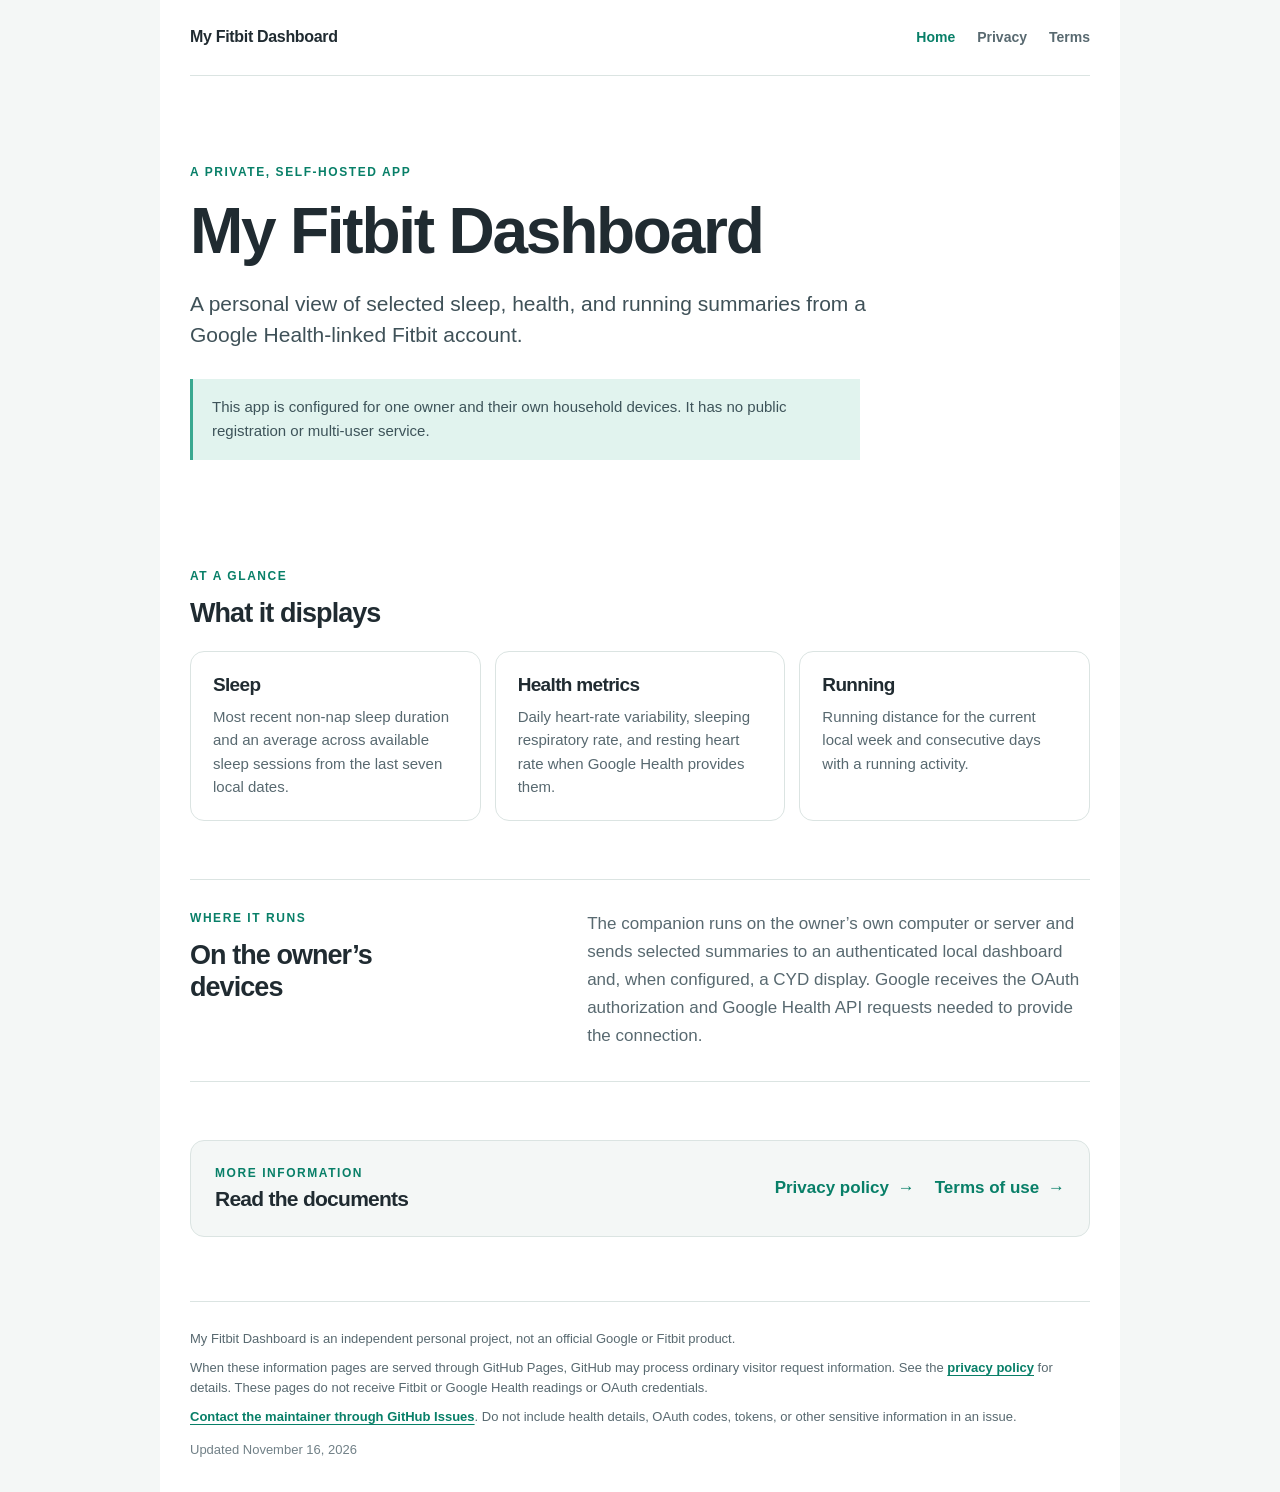
<file: index.html>
<!doctype html>
<html lang="en">
<head>
  <meta charset="utf-8">
  <meta name="viewport" content="width=device-width, initial-scale=1">
  <meta name="description" content="Information about My Fitbit Dashboard, a private self-hosted dashboard for one owner.">
  <title>My Fitbit Dashboard</title>
  <link rel="stylesheet" href="style.css">
</head>
<body>
  <a class="skip-link" href="#main">Skip to content</a>
  <header class="site-header">
    <a class="wordmark" href="index.html">My Fitbit Dashboard</a>
    <nav aria-label="Main navigation">
      <a aria-current="page" href="index.html">Home</a>
      <a href="privacy.html">Privacy</a>
      <a href="terms.html">Terms</a>
    </nav>
  </header>

  <main id="main">
    <section class="hero">
      <p class="eyebrow">A PRIVATE, SELF-HOSTED APP</p>
      <h1>My Fitbit Dashboard</h1>
      <p class="lead">A personal view of selected sleep, health, and running summaries from a Google Health-linked Fitbit account.</p>
      <p class="intro-note">This app is configured for one owner and their own household devices. It has no public registration or multi-user service.</p>
    </section>

    <section class="section-block">
      <div class="section-heading">
        <p class="eyebrow">AT A GLANCE</p>
        <h2>What it displays</h2>
      </div>
      <div class="card-grid">
        <article class="info-card">
          <h3>Sleep</h3>
          <p>Most recent non-nap sleep duration and an average across available sleep sessions from the last seven local dates.</p>
        </article>
        <article class="info-card">
          <h3>Health metrics</h3>
          <p>Daily heart-rate variability, sleeping respiratory rate, and resting heart rate when Google Health provides them.</p>
        </article>
        <article class="info-card">
          <h3>Running</h3>
          <p>Running distance for the current local week and consecutive days with a running activity.</p>
        </article>
      </div>
    </section>

    <section class="section-block split-section">
      <div>
        <p class="eyebrow">WHERE IT RUNS</p>
        <h2>On the owner’s devices</h2>
      </div>
      <p>The companion runs on the owner’s own computer or server and sends selected summaries to an authenticated local dashboard and, when configured, a CYD display. Google receives the OAuth authorization and Google Health API requests needed to provide the connection.</p>
    </section>

    <section class="document-links" aria-labelledby="documents-heading">
      <div>
        <p class="eyebrow">MORE INFORMATION</p>
        <h2 id="documents-heading">Read the documents</h2>
      </div>
      <div class="link-row">
        <a class="text-link" href="privacy.html">Privacy policy <span aria-hidden="true">→</span></a>
        <a class="text-link" href="terms.html">Terms of use <span aria-hidden="true">→</span></a>
      </div>
    </section>
  </main>

  <footer class="site-footer">
    <p>My Fitbit Dashboard is an independent personal project, not an official Google or Fitbit product.</p>
    <p>When these information pages are served through GitHub Pages, GitHub may process ordinary visitor request information. See the <a href="privacy.html">privacy policy</a> for details. These pages do not receive Fitbit or Google Health readings or OAuth credentials.</p>
    <p><a href="https://github.com/Adavy561/my-fitbit-dashboard-info/issues">Contact the maintainer through GitHub Issues</a>. Do not include health details, OAuth codes, tokens, or other sensitive information in an issue.</p>
    <p class="updated">Updated November 16, 2026</p>
  </footer>
</body>
</html>
</file>
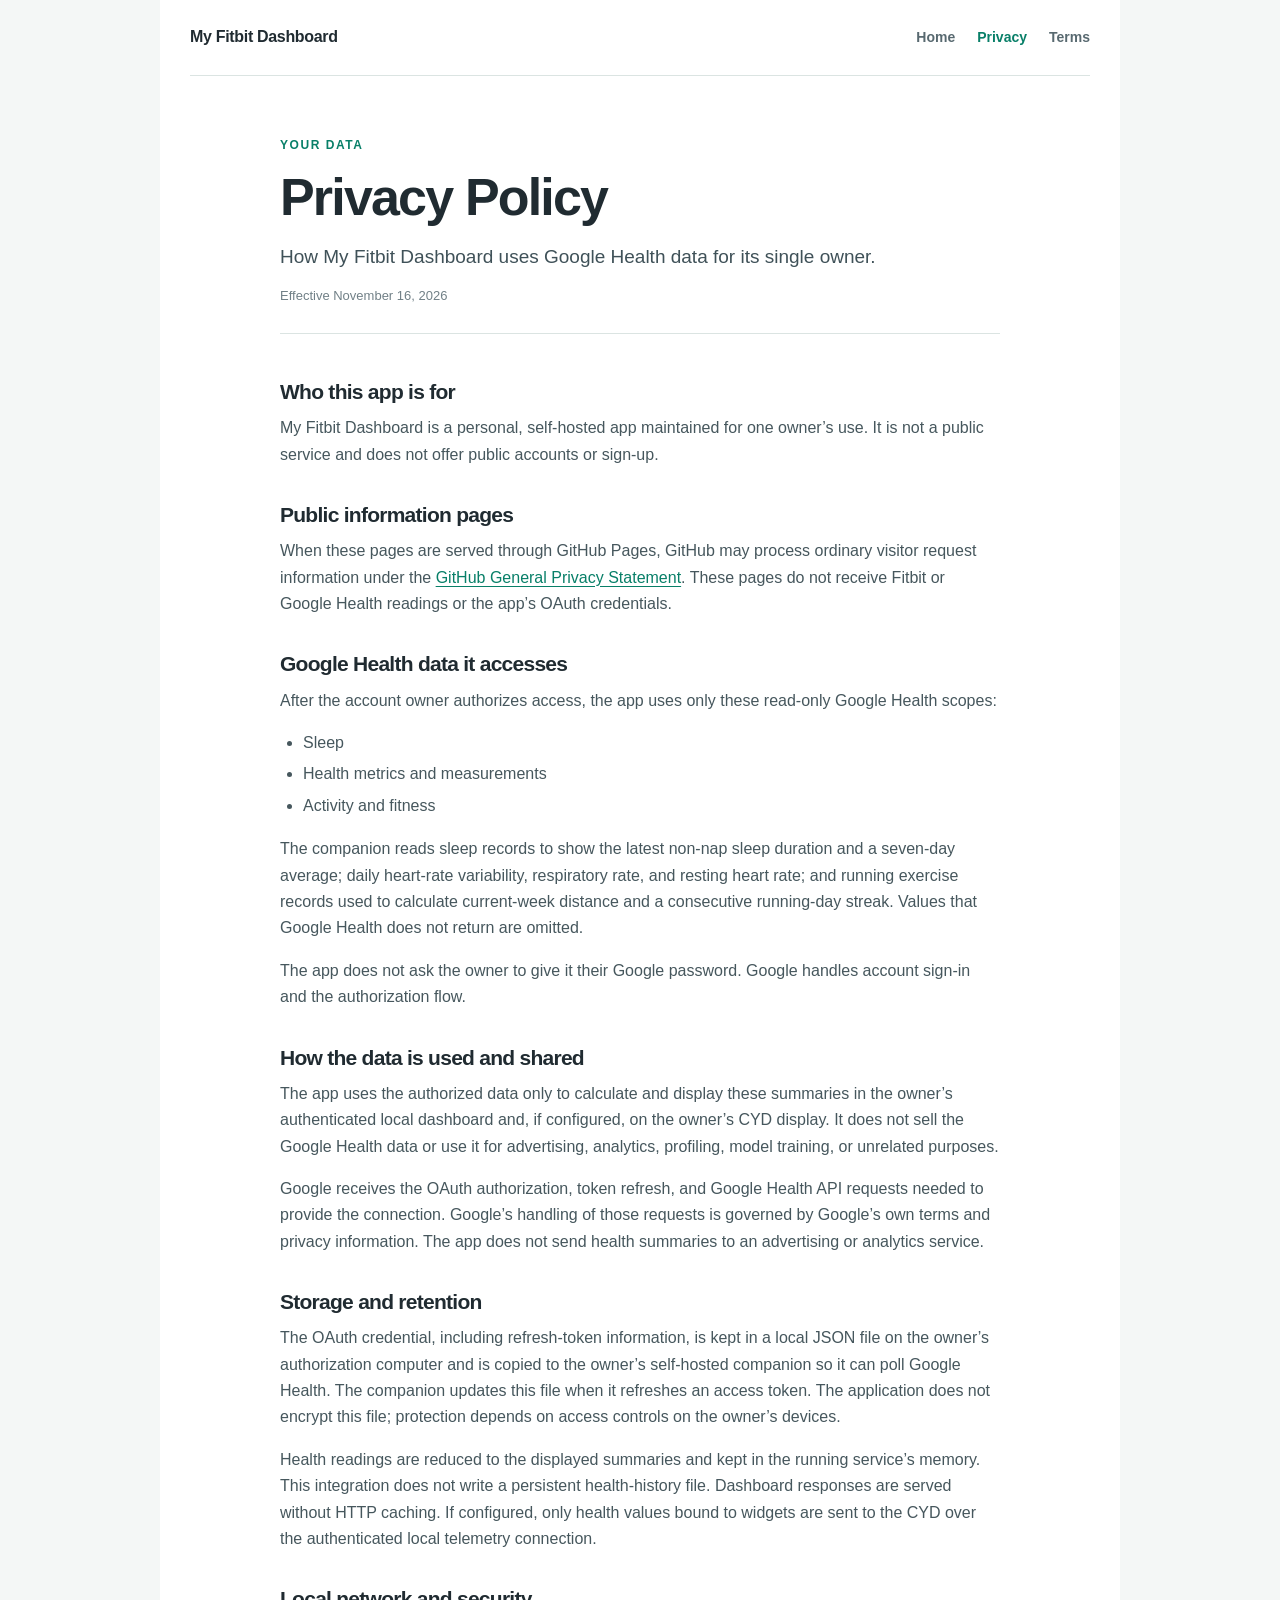
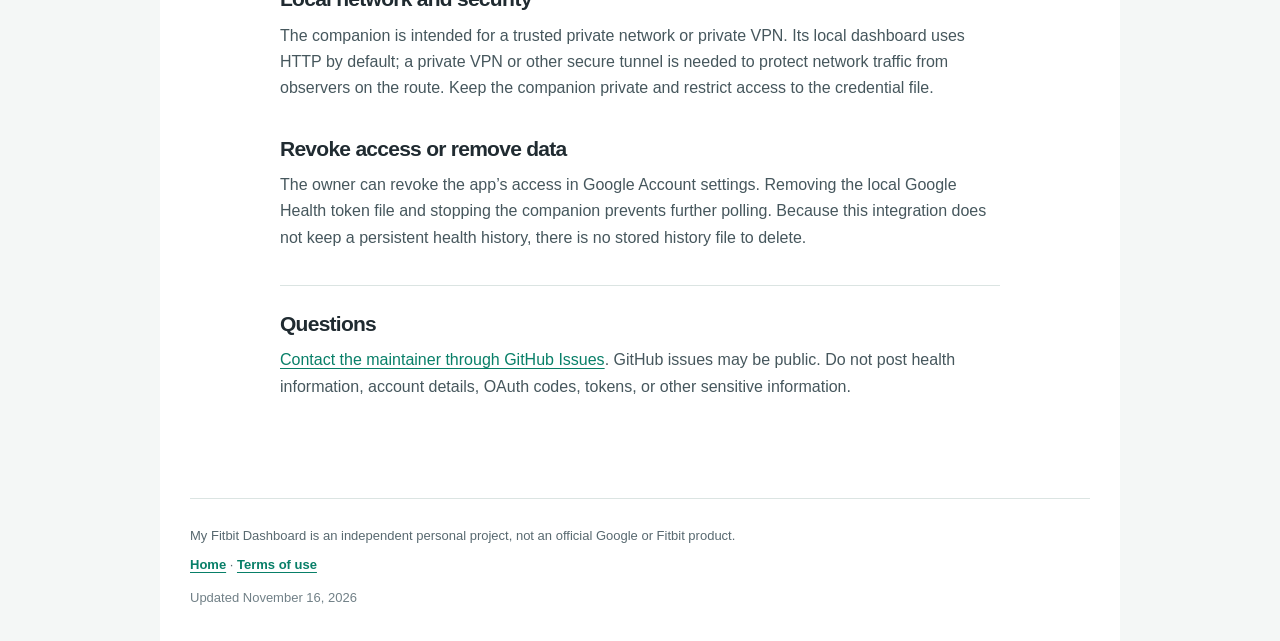
<file: privacy.html>
<!doctype html>
<html lang="en">
<head>
  <meta charset="utf-8">
  <meta name="viewport" content="width=device-width, initial-scale=1">
  <meta name="description" content="Privacy information for My Fitbit Dashboard and its Google Health data use.">
  <title>Privacy Policy · My Fitbit Dashboard</title>
  <link rel="stylesheet" href="style.css">
</head>
<body>
  <a class="skip-link" href="#main">Skip to content</a>
  <header class="site-header">
    <a class="wordmark" href="index.html">My Fitbit Dashboard</a>
    <nav aria-label="Main navigation">
      <a href="index.html">Home</a>
      <a aria-current="page" href="privacy.html">Privacy</a>
      <a href="terms.html">Terms</a>
    </nav>
  </header>

  <main id="main" class="document-page">
    <header class="document-heading">
      <p class="eyebrow">YOUR DATA</p>
      <h1>Privacy Policy</h1>
      <p class="lead">How My Fitbit Dashboard uses Google Health data for its single owner.</p>
      <p class="updated">Effective November 16, 2026</p>
    </header>

    <section class="policy-section">
      <h2>Who this app is for</h2>
      <p>My Fitbit Dashboard is a personal, self-hosted app maintained for one owner’s use. It is not a public service and does not offer public accounts or sign-up.</p>
    </section>

    <section class="policy-section">
      <h2>Public information pages</h2>
      <p>When these pages are served through GitHub Pages, GitHub may process ordinary visitor request information under the <a href="https://docs.github.com/en/site-policy/privacy-policies/github-general-privacy-statement">GitHub General Privacy Statement</a>. These pages do not receive Fitbit or Google Health readings or the app’s OAuth credentials.</p>
    </section>

    <section class="policy-section">
      <h2>Google Health data it accesses</h2>
      <p>After the account owner authorizes access, the app uses only these read-only Google Health scopes:</p>
      <ul>
        <li>Sleep</li>
        <li>Health metrics and measurements</li>
        <li>Activity and fitness</li>
      </ul>
      <p>The companion reads sleep records to show the latest non-nap sleep duration and a seven-day average; daily heart-rate variability, respiratory rate, and resting heart rate; and running exercise records used to calculate current-week distance and a consecutive running-day streak. Values that Google Health does not return are omitted.</p>
      <p>The app does not ask the owner to give it their Google password. Google handles account sign-in and the authorization flow.</p>
    </section>

    <section class="policy-section">
      <h2>How the data is used and shared</h2>
      <p>The app uses the authorized data only to calculate and display these summaries in the owner’s authenticated local dashboard and, if configured, on the owner’s CYD display. It does not sell the Google Health data or use it for advertising, analytics, profiling, model training, or unrelated purposes.</p>
      <p>Google receives the OAuth authorization, token refresh, and Google Health API requests needed to provide the connection. Google’s handling of those requests is governed by Google’s own terms and privacy information. The app does not send health summaries to an advertising or analytics service.</p>
    </section>

    <section class="policy-section">
      <h2>Storage and retention</h2>
      <p>The OAuth credential, including refresh-token information, is kept in a local JSON file on the owner’s authorization computer and is copied to the owner’s self-hosted companion so it can poll Google Health. The companion updates this file when it refreshes an access token. The application does not encrypt this file; protection depends on access controls on the owner’s devices.</p>
      <p>Health readings are reduced to the displayed summaries and kept in the running service’s memory. This integration does not write a persistent health-history file. Dashboard responses are served without HTTP caching. If configured, only health values bound to widgets are sent to the CYD over the authenticated local telemetry connection.</p>
    </section>

    <section class="policy-section">
      <h2>Local network and security</h2>
      <p>The companion is intended for a trusted private network or private VPN. Its local dashboard uses HTTP by default; a private VPN or other secure tunnel is needed to protect network traffic from observers on the route. Keep the companion private and restrict access to the credential file.</p>
    </section>

    <section class="policy-section">
      <h2>Revoke access or remove data</h2>
      <p>The owner can revoke the app’s access in Google Account settings. Removing the local Google Health token file and stopping the companion prevents further polling. Because this integration does not keep a persistent health history, there is no stored history file to delete.</p>
    </section>

    <section class="policy-section contact-section">
      <h2>Questions</h2>
      <p><a href="https://github.com/Adavy561/my-fitbit-dashboard-info/issues">Contact the maintainer through GitHub Issues</a>. GitHub issues may be public. Do not post health information, account details, OAuth codes, tokens, or other sensitive information.</p>
    </section>
  </main>

  <footer class="site-footer">
    <p>My Fitbit Dashboard is an independent personal project, not an official Google or Fitbit product.</p>
    <p><a href="index.html">Home</a> · <a href="terms.html">Terms of use</a></p>
    <p class="updated">Updated November 16, 2026</p>
  </footer>
</body>
</html>
</file>
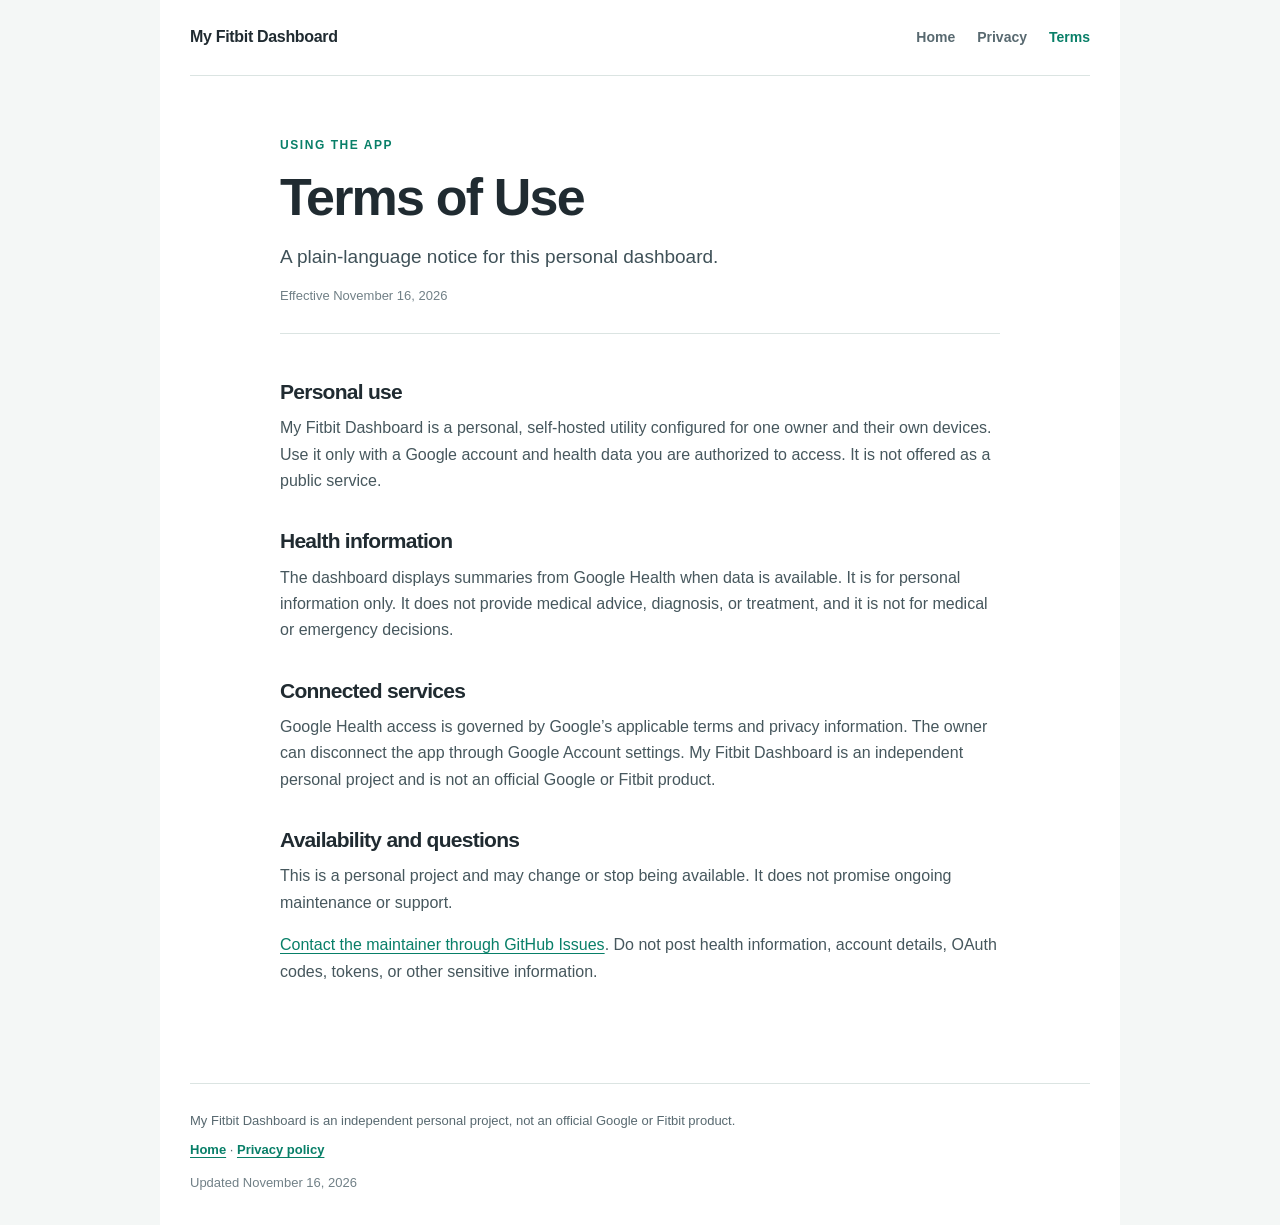
<file: terms.html>
<!doctype html>
<html lang="en">
<head>
  <meta charset="utf-8">
  <meta name="viewport" content="width=device-width, initial-scale=1">
  <meta name="description" content="Terms of use for the personal My Fitbit Dashboard app.">
  <title>Terms of Use · My Fitbit Dashboard</title>
  <link rel="stylesheet" href="style.css">
</head>
<body>
  <a class="skip-link" href="#main">Skip to content</a>
  <header class="site-header">
    <a class="wordmark" href="index.html">My Fitbit Dashboard</a>
    <nav aria-label="Main navigation">
      <a href="index.html">Home</a>
      <a href="privacy.html">Privacy</a>
      <a aria-current="page" href="terms.html">Terms</a>
    </nav>
  </header>

  <main id="main" class="document-page">
    <header class="document-heading">
      <p class="eyebrow">USING THE APP</p>
      <h1>Terms of Use</h1>
      <p class="lead">A plain-language notice for this personal dashboard.</p>
      <p class="updated">Effective November 16, 2026</p>
    </header>

    <section class="policy-section">
      <h2>Personal use</h2>
      <p>My Fitbit Dashboard is a personal, self-hosted utility configured for one owner and their own devices. Use it only with a Google account and health data you are authorized to access. It is not offered as a public service.</p>
    </section>

    <section class="policy-section">
      <h2>Health information</h2>
      <p>The dashboard displays summaries from Google Health when data is available. It is for personal information only. It does not provide medical advice, diagnosis, or treatment, and it is not for medical or emergency decisions.</p>
    </section>

    <section class="policy-section">
      <h2>Connected services</h2>
      <p>Google Health access is governed by Google’s applicable terms and privacy information. The owner can disconnect the app through Google Account settings. My Fitbit Dashboard is an independent personal project and is not an official Google or Fitbit product.</p>
    </section>

    <section class="policy-section">
      <h2>Availability and questions</h2>
      <p>This is a personal project and may change or stop being available. It does not promise ongoing maintenance or support.</p>
      <p><a href="https://github.com/Adavy561/my-fitbit-dashboard-info/issues">Contact the maintainer through GitHub Issues</a>. Do not post health information, account details, OAuth codes, tokens, or other sensitive information.</p>
    </section>
  </main>

  <footer class="site-footer">
    <p>My Fitbit Dashboard is an independent personal project, not an official Google or Fitbit product.</p>
    <p><a href="index.html">Home</a> · <a href="privacy.html">Privacy policy</a></p>
    <p class="updated">Updated November 16, 2026</p>
  </footer>
</body>
</html>
</file>
<file: style.css>
:root {
  color-scheme: light;
  --ink: #202b31;
  --muted: #586970;
  --line: #dbe4e2;
  --paper: #f4f7f6;
  --surface: #ffffff;
  --accent: #087f68;
  --accent-soft: #e1f3ee;
}

* { box-sizing: border-box; }

html { min-width: 320px; background: var(--paper); }

body {
  max-width: 960px;
  min-height: 100vh;
  margin: 0 auto;
  padding: 0 30px;
  color: var(--ink);
  background: var(--surface);
  font-family: -apple-system, BlinkMacSystemFont, "Segoe UI", sans-serif;
  font-size: 17px;
  line-height: 1.65;
  -webkit-font-smoothing: antialiased;
}

a { color: var(--accent); text-underline-offset: 3px; }
a:hover { color: #055c4d; }
a:focus-visible { outline: 3px solid #39a890; outline-offset: 3px; border-radius: 2px; }

.skip-link {
  position: absolute;
  top: -60px;
  left: 16px;
  z-index: 2;
  padding: 8px 12px;
  color: #fff;
  background: #173c35;
}
.skip-link:focus { top: 12px; }

.site-header {
  display: flex;
  min-height: 76px;
  align-items: center;
  justify-content: space-between;
  gap: 20px;
  border-bottom: 1px solid var(--line);
}

.wordmark {
  color: var(--ink);
  font-size: 16px;
  font-weight: 750;
  letter-spacing: -.02em;
  text-decoration: none;
}

nav { display: flex; flex-wrap: wrap; gap: 22px; }
nav a { color: var(--muted); font-size: 14px; font-weight: 650; text-decoration: none; }
nav a:hover, nav a[aria-current="page"] { color: var(--accent); }

main { padding-bottom: 64px; }
.hero { padding: 88px 0 50px; }
.eyebrow {
  margin: 0 0 12px;
  color: var(--accent);
  font-size: 12px;
  font-weight: 750;
  letter-spacing: .13em;
  line-height: 1.4;
  text-transform: uppercase;
}

h1, h2, h3 { margin-top: 0; line-height: 1.2; letter-spacing: -.035em; }
h1 { max-width: 720px; margin-bottom: 18px; font-size: clamp(40px, 7vw, 64px); font-weight: 720; }
h2 { margin-bottom: 12px; font-size: 27px; font-weight: 680; }
h3 { margin-bottom: 8px; font-size: 19px; font-weight: 680; }
p { margin-top: 0; }

.lead {
  max-width: 700px;
  margin-bottom: 18px;
  color: #3f5158;
  font-size: 21px;
  line-height: 1.5;
}

.intro-note {
  max-width: 670px;
  margin: 28px 0 0;
  padding: 16px 19px;
  border-left: 3px solid #39a890;
  color: #3d5359;
  background: var(--accent-soft);
  font-size: 15px;
}

.section-block { margin-top: 58px; }
.section-heading { margin-bottom: 22px; }
.card-grid { display: grid; grid-template-columns: repeat(3, minmax(0, 1fr)); gap: 14px; }
.info-card { min-height: 170px; padding: 22px; border: 1px solid var(--line); border-radius: 14px; background: #fff; }
.info-card p { margin-bottom: 0; color: var(--muted); font-size: 15px; line-height: 1.55; }

.split-section {
  display: grid;
  grid-template-columns: 1fr 1.4fr;
  gap: 38px;
  align-items: start;
  padding: 30px 0;
  border-top: 1px solid var(--line);
  border-bottom: 1px solid var(--line);
}
.split-section h2 { max-width: 280px; }
.split-section > p { margin: 0; color: var(--muted); }

.document-links {
  display: flex;
  align-items: center;
  justify-content: space-between;
  gap: 24px;
  margin-top: 58px;
  padding: 24px;
  border: 1px solid var(--line);
  border-radius: 14px;
  background: var(--paper);
}
.document-links h2 { margin-bottom: 0; font-size: 21px; }
.document-links .eyebrow { margin-bottom: 5px; }
.link-row { display: flex; flex-wrap: wrap; gap: 20px; }
.text-link { font-weight: 680; text-decoration: none; }
.text-link span { margin-left: 4px; }

.document-page { max-width: 720px; margin: 0 auto; padding-top: 61px; }
.document-heading { margin-bottom: 45px; padding-bottom: 27px; border-bottom: 1px solid var(--line); }
.document-heading h1 { margin-bottom: 15px; font-size: clamp(38px, 6vw, 52px); }
.document-heading .lead { margin-bottom: 13px; font-size: 19px; }
.updated { color: #718087; font-size: 13px; }
.document-heading .updated { margin-bottom: 0; }
.policy-section { margin: 0 0 34px; }
.policy-section h2 { margin-bottom: 11px; font-size: 21px; }
.policy-section p, .policy-section li { color: #46575d; font-size: 16px; }
.policy-section ul { margin: 10px 0 17px; padding-left: 23px; }
.policy-section li { margin: 5px 0; }
.contact-section { padding-top: 25px; border-top: 1px solid var(--line); }

.site-footer {
  padding: 27px 0 32px;
  border-top: 1px solid var(--line);
  color: var(--muted);
  font-size: 13px;
  line-height: 1.55;
}
.site-footer p { margin-bottom: 9px; }
.site-footer p:last-child { margin-bottom: 0; }
.site-footer a { font-weight: 650; }
.site-footer .updated { margin-top: 13px; }

@media (max-width: 650px) {
  body { padding-right: 20px; padding-left: 20px; font-size: 16px; }
  .site-header { min-height: 70px; align-items: flex-start; flex-direction: column; justify-content: center; gap: 7px; padding: 12px 0; }
  nav { gap: 18px; }
  .hero { padding: 62px 0 36px; }
  .lead { font-size: 19px; }
  .section-block { margin-top: 43px; }
  .card-grid { grid-template-columns: 1fr; }
  .info-card { min-height: 0; padding: 18px; }
  .split-section { grid-template-columns: 1fr; gap: 4px; }
  .document-links { align-items: flex-start; flex-direction: column; padding: 20px; }
  .document-page { padding-top: 43px; }
  .document-heading { margin-bottom: 35px; }
}
</file>
